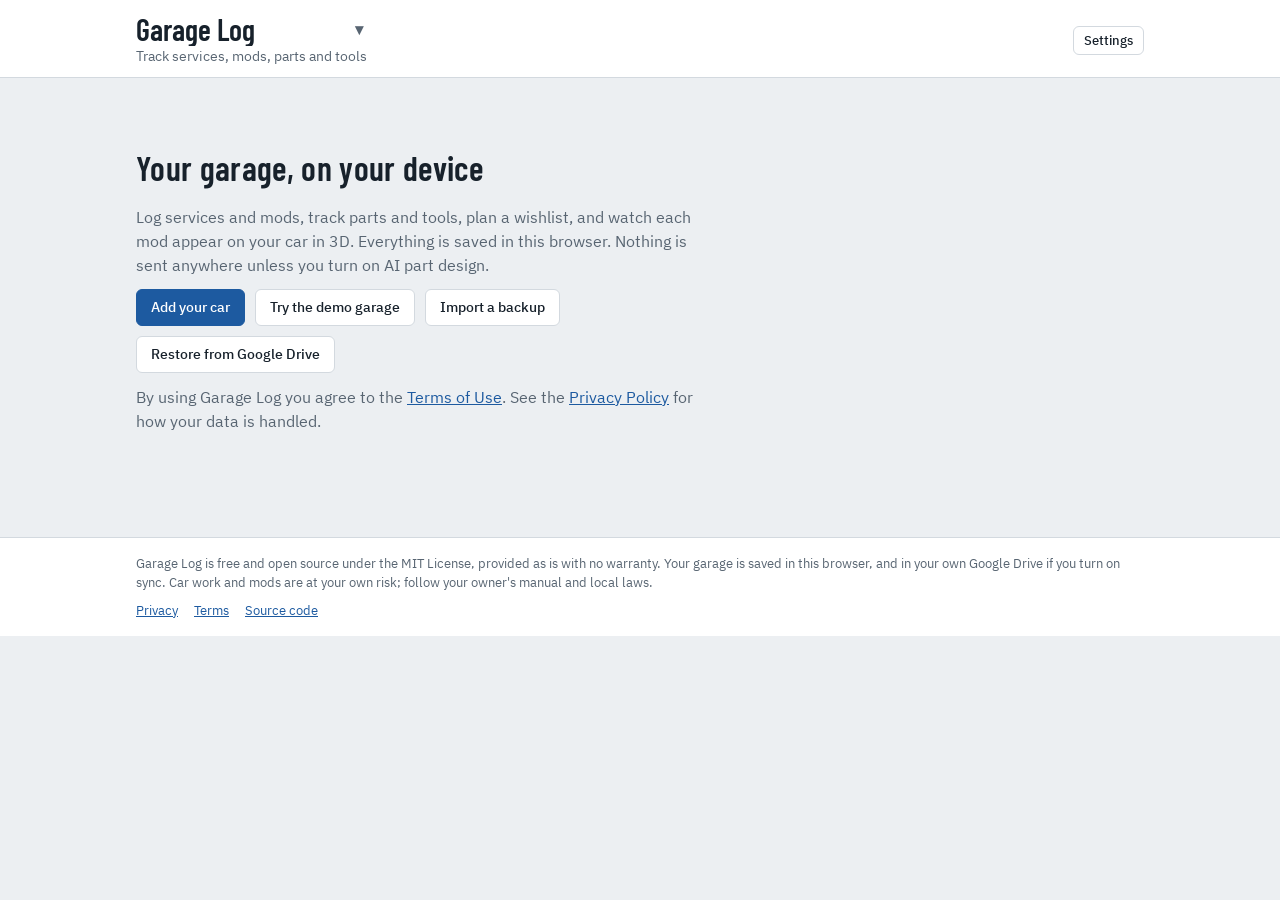
<file: index.html>
<!doctype html>
<html lang="en">
<head>
<meta charset="utf-8">
<meta name="viewport" content="width=device-width, initial-scale=1, viewport-fit=cover">
<title>Garage Log</title>
<meta name="description" content="Track your cars' services, mods, parts and tools, with a 3D garage that shows each mod you install. Free and open source; your data stays in your browser.">
<meta name="theme-color" content="#1d5aa0">
<!-- Only this site, Google sign-in/Drive (for optional sync), Anthropic (for optional AI design) and the
     jsDelivr copy of Anthropic's SDK are allowed. -->
<meta http-equiv="Content-Security-Policy" content="default-src 'self'; script-src 'self' https://cdn.jsdelivr.net https://accounts.google.com/gsi/client; connect-src 'self' blob: https://api.anthropic.com https://www.googleapis.com https://accounts.google.com https://cdn.jsdelivr.net; img-src 'self' data: blob:; style-src 'self' 'unsafe-inline' https://accounts.google.com/gsi/style; font-src 'self'; frame-src https://accounts.google.com; object-src 'none'; base-uri 'self'; form-action 'none'">
<meta name="referrer" content="strict-origin-when-cross-origin">
<link rel="icon" href="data:image/svg+xml,%3Csvg xmlns='http://www.w3.org/2000/svg' viewBox='0 0 32 32'%3E%3Crect width='32' height='32' rx='7' fill='%231d5aa0'/%3E%3Cpath d='M6 19l3-6c.4-.8 1.2-1.3 2.1-1.3h9.8c.9 0 1.7.5 2.1 1.3l3 6v4a1 1 0 0 1-1 1h-2a1 1 0 0 1-1-1v-1H10v1a1 1 0 0 1-1 1H7a1 1 0 0 1-1-1z' fill='%23fff'/%3E%3C/svg%3E">
<link rel="stylesheet" href="css/fonts.css?v=mvoevnd0">
<link rel="stylesheet" href="css/style.css?v=mvoevnd0">
</head>
<body>
<header class="top">
  <div class="wrap">
    <div class="top-row">
      <div class="car">
        <h1 class="car-pick"><select id="carSelect" aria-label="Choose a car"></select><span class="car-chev" aria-hidden="true">▾</span></h1>
        <span class="sub" id="carSub"></span>
      </div>
      <div class="odo">
        <span class="odo-digits" id="odoDigits" title="Current odometer"></span>
        <span class="odo-unit" id="odoUnit">mi</span>
        <button class="btn small" id="editCar" type="button">Edit car</button>
        <button class="btn small sync-btn" id="syncBtn" type="button" hidden></button>
        <button class="btn small" id="openSettings" type="button">Settings</button>
      </div>
    </div>
    <nav class="tabs" role="tablist" aria-label="Sections">
      <button role="tab" id="tab-overview" aria-controls="overview" aria-selected="true" tabindex="0" type="button">Overview</button>
      <button role="tab" id="tab-log" aria-controls="log" aria-selected="false" tabindex="-1" type="button">Service &amp; mods<span class="count" id="cLog"></span></button>
      <button role="tab" id="tab-parts" aria-controls="parts" aria-selected="false" tabindex="-1" type="button">Parts &amp; tools<span class="count" id="cParts"></span></button>
      <button role="tab" id="tab-wishlist" aria-controls="wishlist" aria-selected="false" tabindex="-1" type="button">Wishlist<span class="count" id="cWish"></span></button>
    </nav>
  </div>
</header>

<main class="wrap">
  <div class="notice" id="storeNotice" hidden></div>

  <section class="welcome" id="welcome" hidden>
    <h2>Your garage, on your device</h2>
    <p>Log services and mods, track parts and tools, plan a wishlist, and watch each mod appear on your car in 3D. Everything is saved in this browser. Nothing is sent anywhere unless you turn on AI part design.</p>
    <div class="tools-row">
      <button class="btn primary" type="button" id="welcomeAdd">Add your car</button>
      <button class="btn" type="button" id="welcomeDemo">Try the demo garage</button>
      <button class="btn" type="button" id="welcomeImport">Import a backup</button>
      <button class="btn" type="button" id="welcomeSync" hidden>Restore from Google Drive</button>
    </div>
    <p class="set-note">By using Garage Log you agree to the <a href="terms.html">Terms of Use</a>. See the <a href="privacy.html">Privacy Policy</a> for how your data is handled.</p>
  </section>

  <section role="tabpanel" id="overview" aria-labelledby="tab-overview">
    <div class="garage">
      <div class="viewer" id="garage3d" role="img" aria-label="3D preview of your car. The installed mods and your build level are listed as text in the Build panel beside it.">
        <span class="viewer-tag" id="viewerTag"></span>
        <span class="viewer-hint" aria-hidden="true">Drag to turn · double-click to reset</span>
        <div class="viewer-fallback" id="viewerFallback" hidden>The 3D garage needs WebGL, which this browser has turned off.</div>
        <div class="viewer-empty" id="viewerEmpty" hidden>
          <strong>No 3D model for this car yet</strong>
          <span>Upload a .glb file of your car. Sketchfab and similar sites offer car models with a glTF Binary (.glb) download.</span>
          <button class="btn primary" type="button" id="viewerEmptyBtn">Upload 3D model</button>
        </div>
        <div class="viewer-tools" id="viewerTools" hidden>
          <button class="btn small" type="button" id="modelUpload">Use my own model</button>
          <button class="btn small" type="button" id="modelTurn" title="Turn the model a quarter turn">Turn 90°</button>
          <button class="btn small danger" type="button" id="modelRemove">Remove</button>
        </div>
        <div class="model-status" id="modelStatus" role="status" hidden></div>
        <input type="file" id="modelFile" accept=".glb,model/gltf-binary" hidden>
      </div>
      <aside class="build" aria-label="Build progress">
        <div class="build-head"><span class="label">Build</span><span class="lvl">Level <b id="lvl">0</b></span></div>
        <div class="meter" role="progressbar" aria-label="Planned mods installed" aria-valuemin="0" aria-valuemax="100" id="meter"><span id="meterFill"></span></div>
        <span class="hint" id="meterText"></span>
        <label class="toggle"><input type="checkbox" id="previewAll"> Preview wishlist on the car</label>
        <ul class="slots" id="slots"></ul>
        <span class="label garage-label">Garage</span>
        <ul class="slots" id="gslots"></ul>
        <p class="credit" id="creditCustom" hidden></p>
        <p class="credit" id="creditBuiltin" hidden>Supra model: <a href="https://sketchfab.com/3d-models/toyota-supra-mk5-a90-30528ef37af844919074498f979b9515" target="_blank" rel="noopener">"Toyota Supra MK5 A90"</a> by <a href="https://sketchfab.com/pryanex" target="_blank" rel="noopener">pryanex</a>, licensed under <a href="https://creativecommons.org/licenses/by/4.0/" target="_blank" rel="noopener">CC BY 4.0</a>, simplified for the web.</p>
      </aside>
    </div>
    <div class="stats">
      <div class="stat"><span class="label">Spent on service</span><span class="val" id="sService">—</span><span class="hint" id="hService"></span></div>
      <div class="stat"><span class="label">Spent on mods</span><span class="val" id="sMods">—</span><span class="hint" id="hMods"></span></div>
      <div class="stat"><span class="label">Parts &amp; tools bought</span><span class="val" id="sBought">—</span><span class="hint" id="hBought"></span></div>
      <div class="stat"><span class="label">Wishlist estimate</span><span class="val" id="sWish">—</span><span class="hint" id="hWish"></span></div>
    </div>
    <div class="two">
      <div class="panel">
        <h3>Recent work <a data-go="log" href="#log">See all</a></h3>
        <div id="recentLog"></div>
      </div>
      <div class="panel">
        <h3>Next to buy <a data-go="wishlist" href="#wishlist">See all</a></h3>
        <div id="recentWish"></div>
      </div>
    </div>
  </section>

  <section role="tabpanel" id="log" aria-labelledby="tab-log" hidden>
    <div class="section-head">
      <div><h2>Service &amp; mods</h2><p>Every oil change, repair and upgrade, with the date and odometer reading.</p></div>
      <div class="tools-row">
        <input type="search" class="search" id="logSearch" placeholder="Search service &amp; mods…" aria-label="Search service and mods" autocomplete="off" spellcheck="false">
        <div class="seg" id="logFilter" role="group" aria-label="Filter service &amp; mods">
          <button type="button" data-f="all" aria-pressed="true">All</button>
          <button type="button" data-f="service" aria-pressed="false">Service</button>
          <button type="button" data-f="mod" aria-pressed="false">Mods</button>
        </div>
        <button class="btn primary" type="button" data-new="log">Add entry</button>
      </div>
    </div>
    <div id="logList"></div>
  </section>

  <section role="tabpanel" id="parts" aria-labelledby="tab-parts" hidden>
    <div class="section-head">
      <div><h2>Parts &amp; tools</h2><p>What you've ordered or own, and whether it's on the car yet. Tools are shared by all your cars.</p></div>
      <div class="tools-row">
        <input type="search" class="search" id="partsSearch" placeholder="Search parts &amp; tools…" aria-label="Search parts and tools" autocomplete="off" spellcheck="false">
        <div class="seg" id="partsFilter" role="group" aria-label="Filter parts &amp; tools">
          <button type="button" data-f="all" aria-pressed="true">All</button>
          <button type="button" data-f="part" aria-pressed="false">Parts</button>
          <button type="button" data-f="tool" aria-pressed="false">Tools</button>
        </div>
        <button class="btn primary" type="button" data-new="owned">Add purchase</button>
      </div>
    </div>
    <div id="partsList"></div>
  </section>

  <section role="tabpanel" id="wishlist" aria-labelledby="tab-wishlist" hidden>
    <div class="section-head">
      <div><h2>Wishlist</h2><p>Parts and tools you plan to buy. Mark one bought and it moves to Parts &amp; tools.</p></div>
      <div class="tools-row">
        <input type="search" class="search" id="wishSearch" placeholder="Search wishlist…" aria-label="Search wishlist" autocomplete="off" spellcheck="false">
        <div class="seg" id="wishFilter" role="group" aria-label="Filter wishlist">
          <button type="button" data-f="all" aria-pressed="true">All</button>
          <button type="button" data-f="part" aria-pressed="false">Parts</button>
          <button type="button" data-f="tool" aria-pressed="false">Tools</button>
        </div>
        <button class="btn primary" type="button" data-new="wishlist">Add to wishlist</button>
      </div>
    </div>
    <div id="wishList"></div>
  </section>
</main>

<footer class="site-foot">
  <div class="wrap">
    <span>Garage Log is free and open source under the MIT License, provided as is with no warranty. Your garage is saved in this browser, and in your own Google Drive if you turn on sync. Car work and mods are at your own risk; follow your owner's manual and local laws.</span>
    <nav class="foot-links" aria-label="Legal"><a href="privacy.html">Privacy</a><a href="terms.html">Terms</a><a id="repoLink" href="https://github.com/rup2014/Garage-Log" target="_blank" rel="noopener">Source code</a></nav>
  </div>
</footer>

<dialog id="dlg" aria-labelledby="dlgTitle">
  <form id="dlgForm" method="dialog" novalidate>
    <h2 id="dlgTitle">Add entry</h2>
    <div class="grid" id="dlgFields"></div>
    <div class="err" id="dlgErr" hidden></div>
    <div class="dlg-actions">
      <button class="btn danger" type="button" id="dlgDelete" hidden>Delete</button>
      <div class="right">
        <button class="btn" type="button" id="dlgCancel">Cancel</button>
        <button class="btn primary" type="submit" id="dlgSave">Save</button>
      </div>
    </div>
  </form>
</dialog>

<dialog id="settings" aria-labelledby="settingsTitle">
  <form id="settingsForm" method="dialog" novalidate>
    <h2 id="settingsTitle">Settings</h2>
    <fieldset class="set-group" id="syncGroup">
      <legend>Sync across devices</legend>
      <p class="set-note" id="syncIntro">Keep your garage in step on your phone and computer. It's saved in a hidden app folder in your own Google Drive; Garage Log can't see anything else in your Drive, and no one else gets a copy.</p>
      <p class="set-note" id="syncState" role="status"></p>
      <div class="tools-row">
        <button class="btn primary" type="button" id="syncConnect">Sync with Google Drive</button>
        <button class="btn" type="button" id="syncRun" hidden>Sync now</button>
        <button class="btn danger" type="button" id="syncOff" hidden>Stop syncing in this browser</button>
      </div>
    </fieldset>
    <fieldset class="set-group">
      <legend>Back up your garage</legend>
      <p class="set-note">Download a copy of your garage to keep it safe or move it somewhere without sync. Uploaded 3D models aren't included in the file; Google Drive sync does include them.</p>
      <div class="tools-row">
        <button class="btn" type="button" id="exportBtn">Download backup</button>
        <button class="btn" type="button" id="importBtn">Import backup</button>
        <input type="file" id="importFile" accept=".json,application/json" hidden>
      </div>
      <p class="set-note" id="importStatus" role="status"></p>
    </fieldset>
    <fieldset class="set-group">
      <legend>AI part design (optional)</legend>
      <p class="set-note">To have Claude design 3D parts the library doesn't recognize, paste an Anthropic API key from <a href="https://console.anthropic.com/settings/keys" target="_blank" rel="noopener">console.anthropic.com</a>. It's stored only in this browser and sent only to Anthropic, together with the part's name, brand and notes and your car's make, model and size. Each design costs a few cents on your Anthropic account, and your use is covered by <a href="https://www.anthropic.com/legal/commercial-terms" target="_blank" rel="noopener">Anthropic's terms</a>. AI designs are rough visual approximations, not real part specifications.</p>
      <div class="field"><label for="apiKey">Anthropic API key</label><input id="apiKey" type="password" autocomplete="off" spellcheck="false" placeholder="sk-ant-…"></div>
      <div class="tools-row"><button class="btn" type="button" id="saveKey">Save key</button><button class="btn danger" type="button" id="clearKey">Remove key</button><span class="set-note" id="keyStatus" role="status"></span></div>
    </fieldset>
    <fieldset class="set-group">
      <legend>Install videos</legend>
      <p class="set-note">Show a "How to install" link on each part and tool that opens a YouTube search for how to fit it. Nothing is sent anywhere until you tap the link.</p>
      <label class="toggle"><input type="checkbox" id="videoToggle"> Suggest install videos</label>
    </fieldset>
    <fieldset class="set-group">
      <legend>Start over</legend>
      <div class="tools-row"><button class="btn danger" type="button" id="wipeBtn">Delete everything in this browser</button></div>
    </fieldset>
    <div class="dlg-actions"><div class="right"><button class="btn primary" type="button" id="settingsClose">Done</button></div></div>
  </form>
</dialog>

<!-- Screen-reader announcements: toasts and errors are mirrored here (see announce() in app.js). -->
<div id="livePolite" class="sr-only" aria-live="polite" role="status"></div>
<div id="liveAssertive" class="sr-only" aria-live="assertive" role="alert"></div>

<script src="vendor/three/three.min.js?v=mvoevnd0"></script>
<script src="vendor/three/GLTFLoader.js?v=mvoevnd0"></script>
<script type="module" src="js/app.js?v=mvoevnd0"></script>
</body>
</html>
</file>
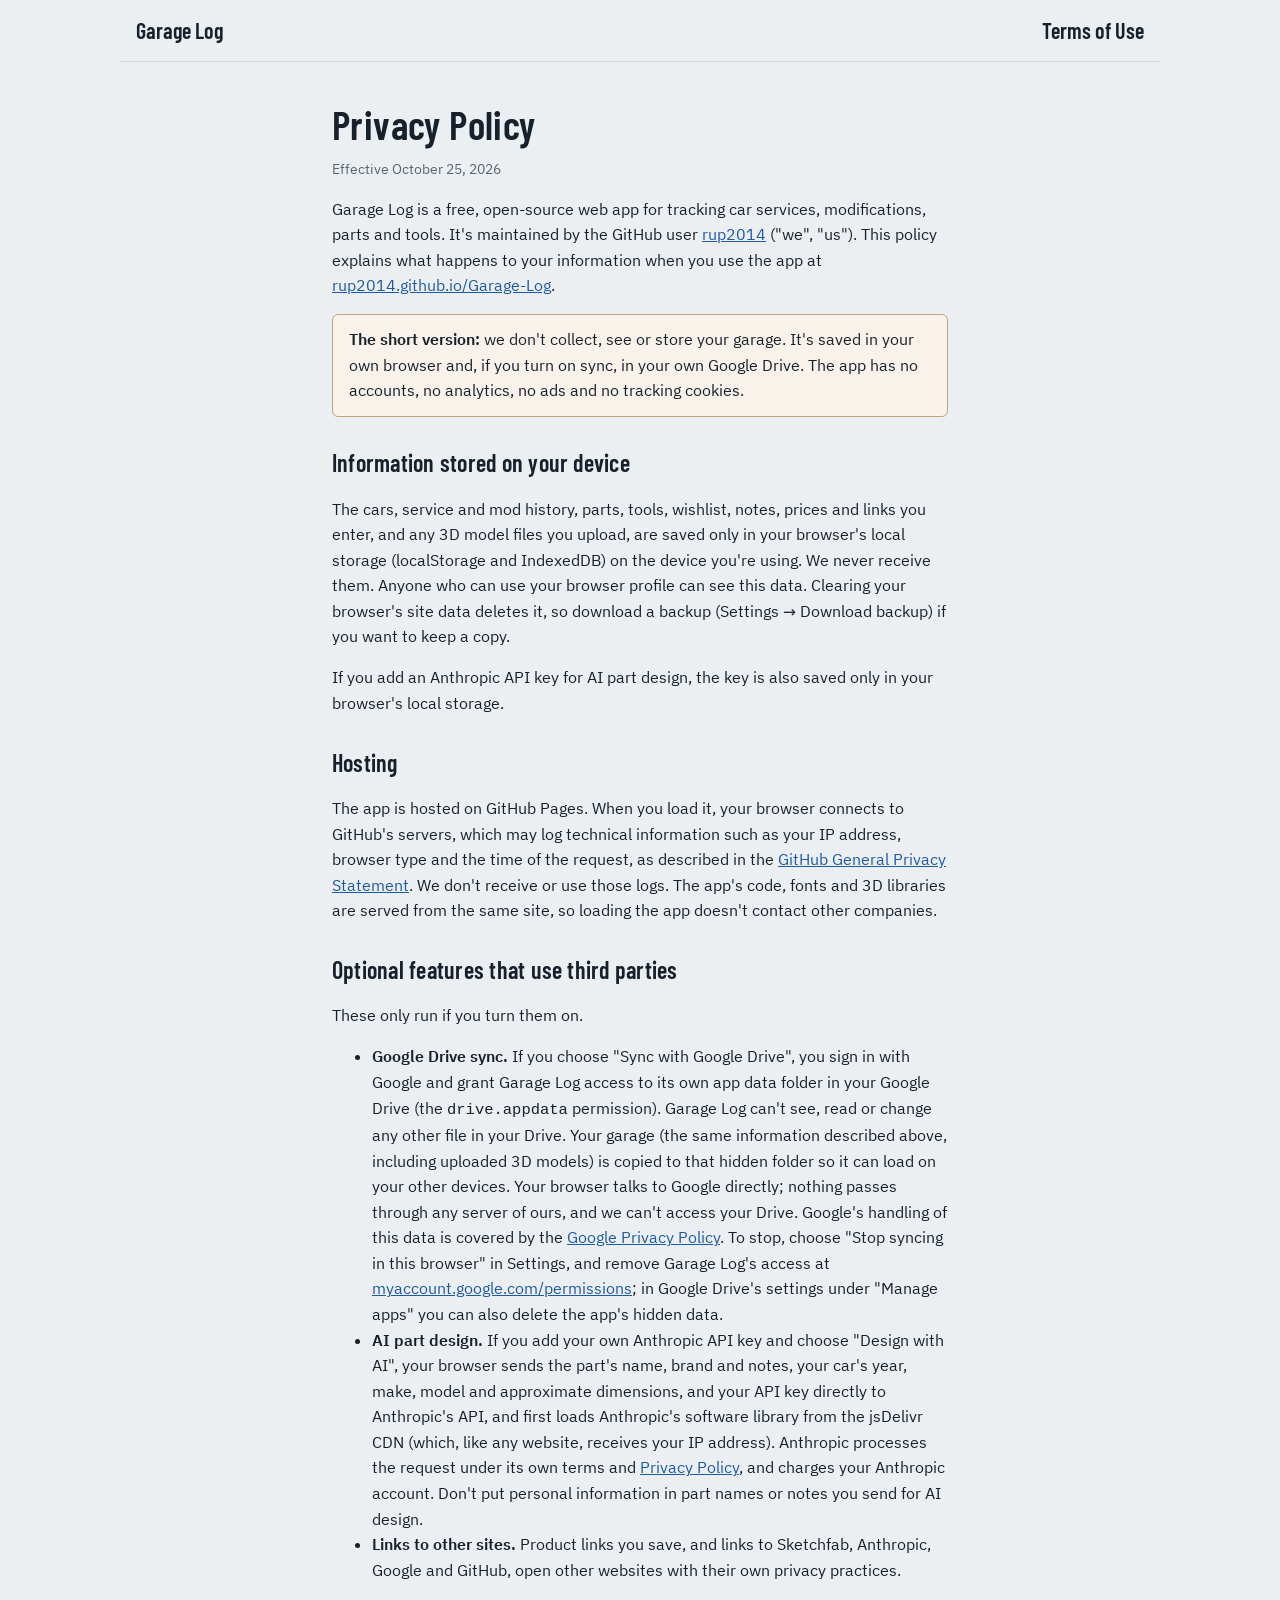
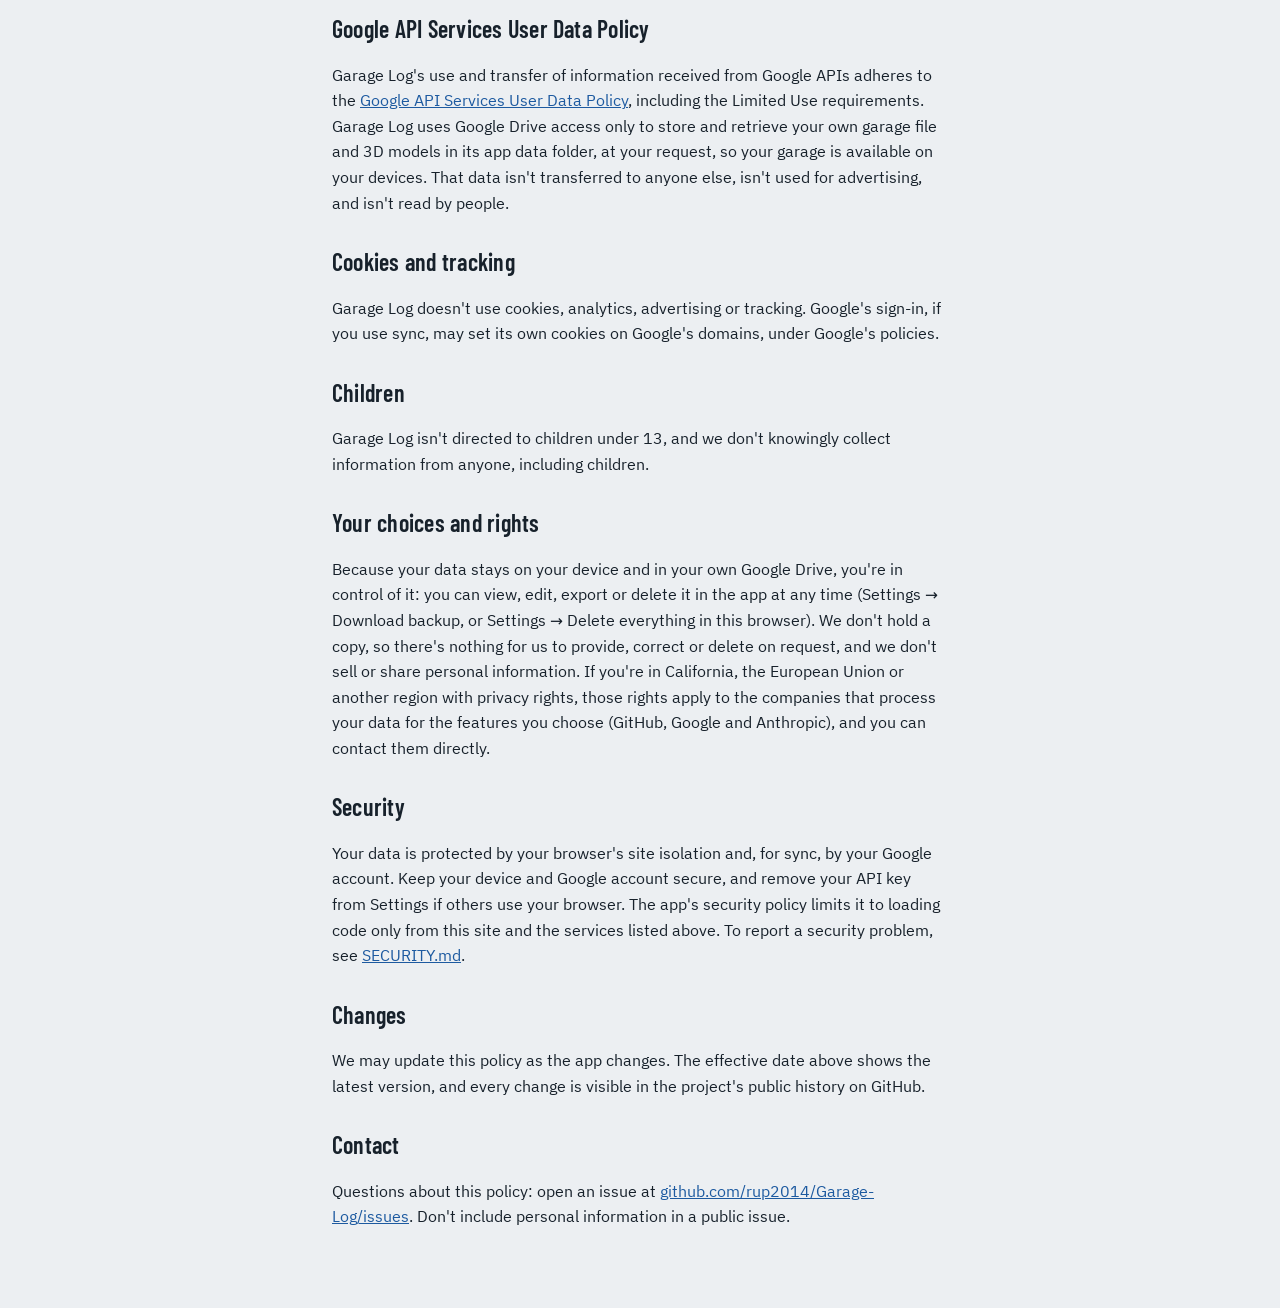
<file: privacy.html>
<!doctype html>
<html lang="en">
<head>
<meta charset="utf-8">
<meta name="viewport" content="width=device-width, initial-scale=1, viewport-fit=cover">
<meta http-equiv="Content-Security-Policy" content="default-src 'self'; style-src 'self'; font-src 'self'; img-src 'self' data:; object-src 'none'; base-uri 'self'; form-action 'none'">
<title>Privacy Policy · Garage Log</title>
<link rel="stylesheet" href="css/fonts.css?v=mvoevnd0">
<link rel="stylesheet" href="css/style.css?v=mvoevnd0">
</head>
<body>
<header class="wrap doc-top"><a href="./">Garage Log</a><a href="terms.html" class="set-note">Terms of Use</a></header>
<main class="wrap doc">
<h1>Privacy Policy</h1>
<p class="eff">Effective October 25, 2026</p>

<p>Garage Log is a free, open-source web app for tracking car services, modifications, parts and tools. It's maintained by the GitHub user <a href="https://github.com/rup2014">rup2014</a> ("we", "us"). This policy explains what happens to your information when you use the app at <a href="https://rup2014.github.io/Garage-Log/">rup2014.github.io/Garage-Log</a>.</p>

<p class="callout"><strong>The short version:</strong> we don't collect, see or store your garage. It's saved in your own browser and, if you turn on sync, in your own Google Drive. The app has no accounts, no analytics, no ads and no tracking cookies.</p>

<h2>Information stored on your device</h2>
<p>The cars, service and mod history, parts, tools, wishlist, notes, prices and links you enter, and any 3D model files you upload, are saved only in your browser's local storage (localStorage and IndexedDB) on the device you're using. We never receive them. Anyone who can use your browser profile can see this data. Clearing your browser's site data deletes it, so download a backup (Settings → Download backup) if you want to keep a copy.</p>
<p>If you add an Anthropic API key for AI part design, the key is also saved only in your browser's local storage.</p>

<h2>Hosting</h2>
<p>The app is hosted on GitHub Pages. When you load it, your browser connects to GitHub's servers, which may log technical information such as your IP address, browser type and the time of the request, as described in the <a href="https://docs.github.com/en/site-policy/privacy-policies/github-general-privacy-statement">GitHub General Privacy Statement</a>. We don't receive or use those logs. The app's code, fonts and 3D libraries are served from the same site, so loading the app doesn't contact other companies.</p>

<h2>Optional features that use third parties</h2>
<p>These only run if you turn them on.</p>
<ul>
  <li><strong>Google Drive sync.</strong> If you choose "Sync with Google Drive", you sign in with Google and grant Garage Log access to its own app data folder in your Google Drive (the <code>drive.appdata</code> permission). Garage Log can't see, read or change any other file in your Drive. Your garage (the same information described above, including uploaded 3D models) is copied to that hidden folder so it can load on your other devices. Your browser talks to Google directly; nothing passes through any server of ours, and we can't access your Drive. Google's handling of this data is covered by the <a href="https://policies.google.com/privacy">Google Privacy Policy</a>. To stop, choose "Stop syncing in this browser" in Settings, and remove Garage Log's access at <a href="https://myaccount.google.com/permissions">myaccount.google.com/permissions</a>; in Google Drive's settings under "Manage apps" you can also delete the app's hidden data.</li>
  <li><strong>AI part design.</strong> If you add your own Anthropic API key and choose "Design with AI", your browser sends the part's name, brand and notes, your car's year, make, model and approximate dimensions, and your API key directly to Anthropic's API, and first loads Anthropic's software library from the jsDelivr CDN (which, like any website, receives your IP address). Anthropic processes the request under its own terms and <a href="https://www.anthropic.com/legal/privacy">Privacy Policy</a>, and charges your Anthropic account. Don't put personal information in part names or notes you send for AI design.</li>
  <li><strong>Links to other sites.</strong> Product links you save, and links to Sketchfab, Anthropic, Google and GitHub, open other websites with their own privacy practices.</li>
</ul>

<h2>Google API Services User Data Policy</h2>
<p>Garage Log's use and transfer of information received from Google APIs adheres to the <a href="https://developers.google.com/terms/api-services-user-data-policy">Google API Services User Data Policy</a>, including the Limited Use requirements. Garage Log uses Google Drive access only to store and retrieve your own garage file and 3D models in its app data folder, at your request, so your garage is available on your devices. That data isn't transferred to anyone else, isn't used for advertising, and isn't read by people.</p>

<h2>Cookies and tracking</h2>
<p>Garage Log doesn't use cookies, analytics, advertising or tracking. Google's sign-in, if you use sync, may set its own cookies on Google's domains, under Google's policies.</p>

<h2>Children</h2>
<p>Garage Log isn't directed to children under 13, and we don't knowingly collect information from anyone, including children.</p>

<h2>Your choices and rights</h2>
<p>Because your data stays on your device and in your own Google Drive, you're in control of it: you can view, edit, export or delete it in the app at any time (Settings → Download backup, or Settings → Delete everything in this browser). We don't hold a copy, so there's nothing for us to provide, correct or delete on request, and we don't sell or share personal information. If you're in California, the European Union or another region with privacy rights, those rights apply to the companies that process your data for the features you choose (GitHub, Google and Anthropic), and you can contact them directly.</p>

<h2>Security</h2>
<p>Your data is protected by your browser's site isolation and, for sync, by your Google account. Keep your device and Google account secure, and remove your API key from Settings if others use your browser. The app's security policy limits it to loading code only from this site and the services listed above. To report a security problem, see <a href="https://github.com/rup2014/Garage-Log/security/policy">SECURITY.md</a>.</p>

<h2>Changes</h2>
<p>We may update this policy as the app changes. The effective date above shows the latest version, and every change is visible in the project's public history on GitHub.</p>

<h2>Contact</h2>
<p>Questions about this policy: open an issue at <a href="https://github.com/rup2014/Garage-Log/issues">github.com/rup2014/Garage-Log/issues</a>. Don't include personal information in a public issue.</p>
</main>
</body>
</html>
</file>
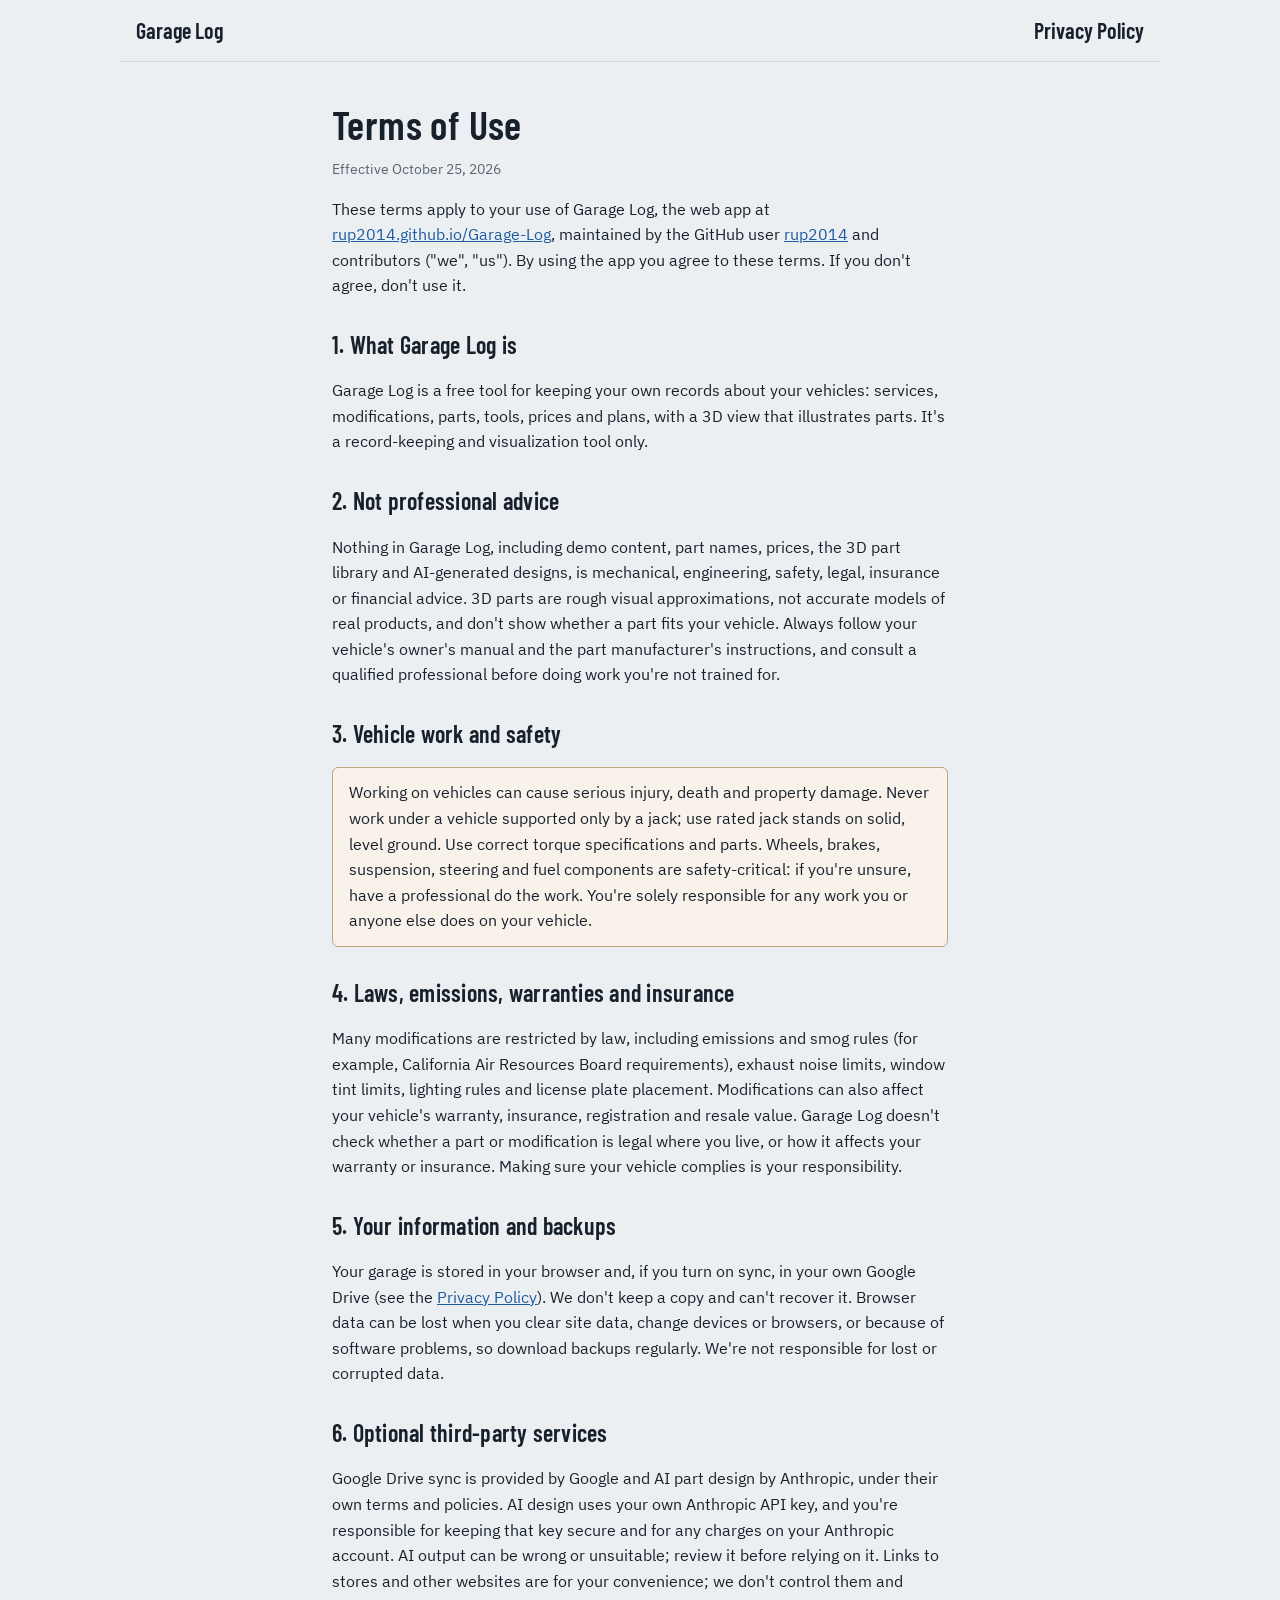
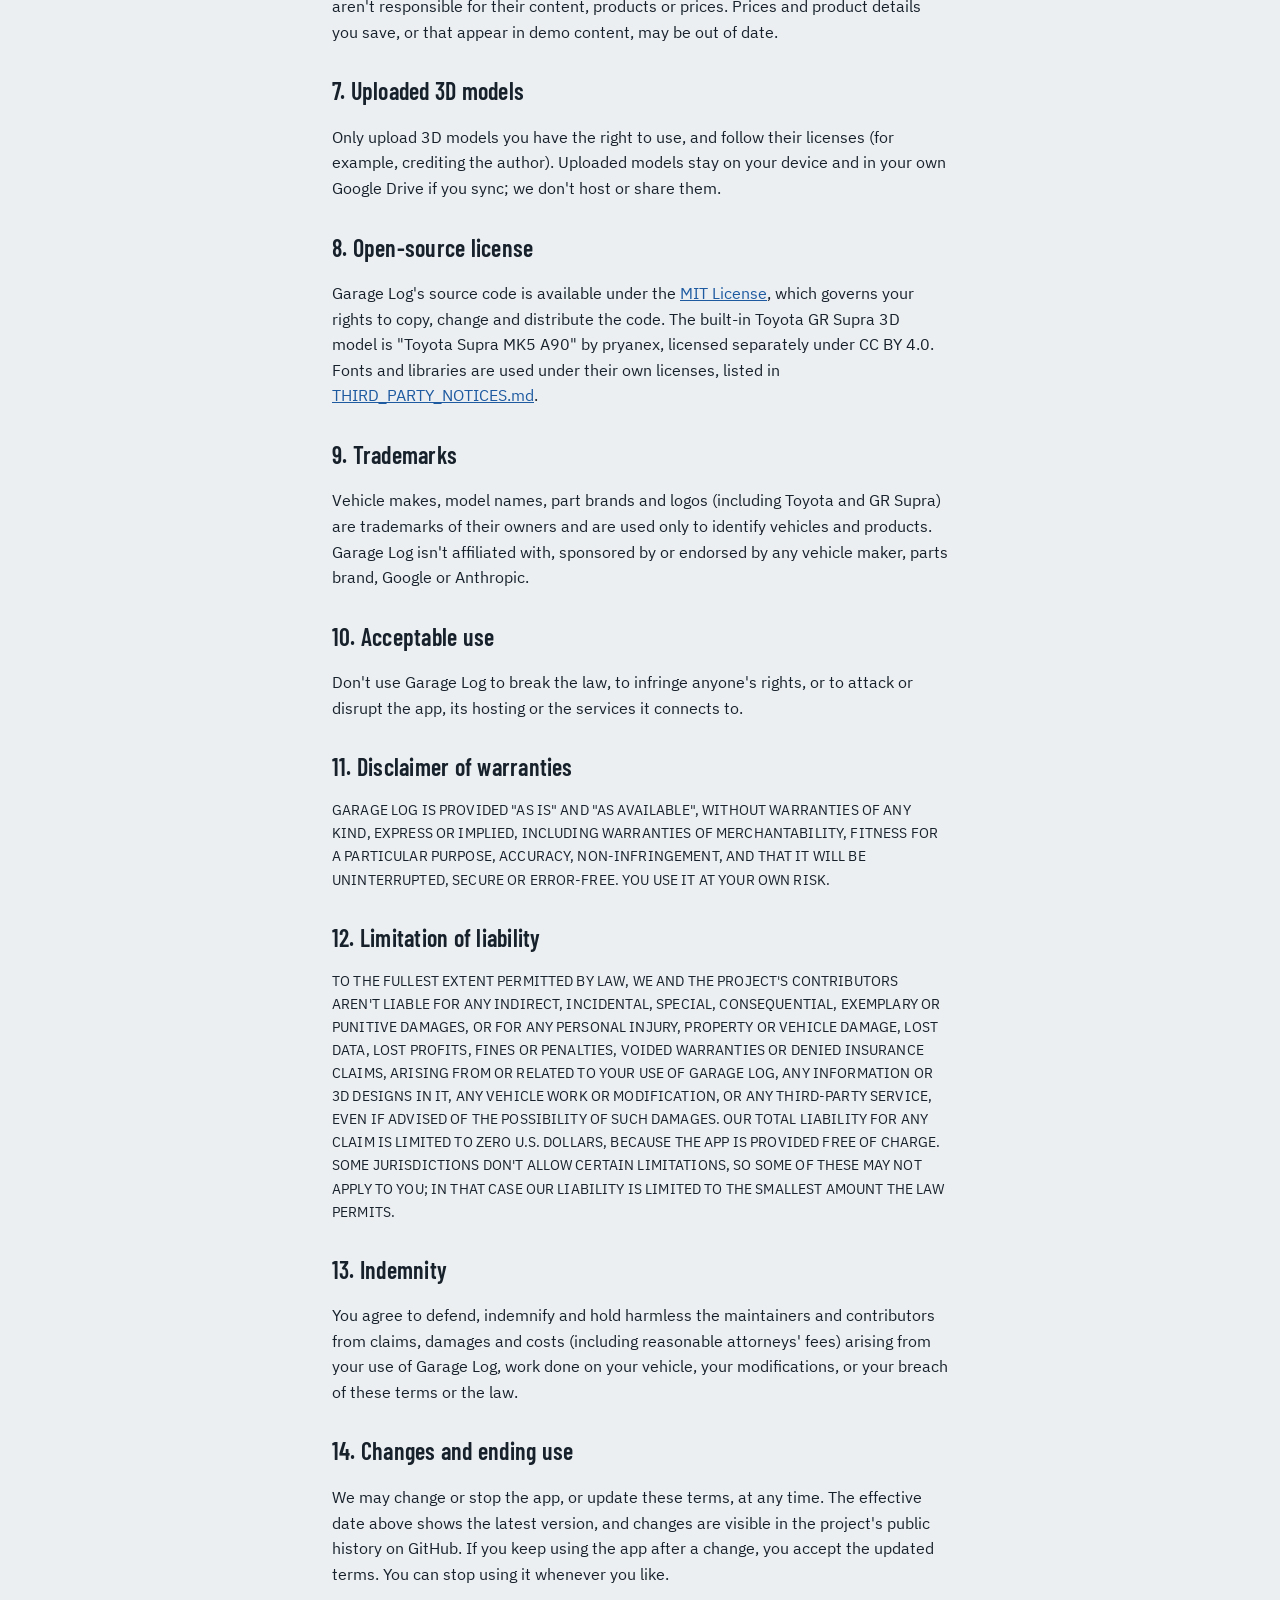
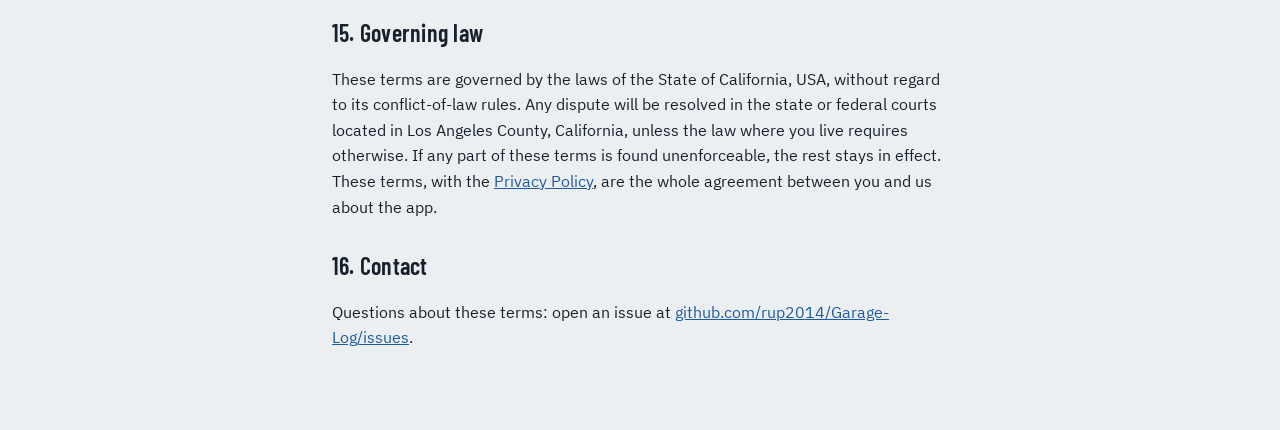
<file: terms.html>
<!doctype html>
<html lang="en">
<head>
<meta charset="utf-8">
<meta name="viewport" content="width=device-width, initial-scale=1, viewport-fit=cover">
<meta http-equiv="Content-Security-Policy" content="default-src 'self'; style-src 'self'; font-src 'self'; img-src 'self' data:; object-src 'none'; base-uri 'self'; form-action 'none'">
<title>Terms of Use · Garage Log</title>
<link rel="stylesheet" href="css/fonts.css?v=mvoevnd0">
<link rel="stylesheet" href="css/style.css?v=mvoevnd0">
</head>
<body>
<header class="wrap doc-top"><a href="./">Garage Log</a><a href="privacy.html" class="set-note">Privacy Policy</a></header>
<main class="wrap doc">
<h1>Terms of Use</h1>
<p class="eff">Effective October 25, 2026</p>

<p>These terms apply to your use of Garage Log, the web app at <a href="https://rup2014.github.io/Garage-Log/">rup2014.github.io/Garage-Log</a>, maintained by the GitHub user <a href="https://github.com/rup2014">rup2014</a> and contributors ("we", "us"). By using the app you agree to these terms. If you don't agree, don't use it.</p>

<h2>1. What Garage Log is</h2>
<p>Garage Log is a free tool for keeping your own records about your vehicles: services, modifications, parts, tools, prices and plans, with a 3D view that illustrates parts. It's a record-keeping and visualization tool only.</p>

<h2>2. Not professional advice</h2>
<p>Nothing in Garage Log, including demo content, part names, prices, the 3D part library and AI-generated designs, is mechanical, engineering, safety, legal, insurance or financial advice. 3D parts are rough visual approximations, not accurate models of real products, and don't show whether a part fits your vehicle. Always follow your vehicle's owner's manual and the part manufacturer's instructions, and consult a qualified professional before doing work you're not trained for.</p>

<h2>3. Vehicle work and safety</h2>
<p class="callout">Working on vehicles can cause serious injury, death and property damage. Never work under a vehicle supported only by a jack; use rated jack stands on solid, level ground. Use correct torque specifications and parts. Wheels, brakes, suspension, steering and fuel components are safety-critical: if you're unsure, have a professional do the work. You're solely responsible for any work you or anyone else does on your vehicle.</p>

<h2>4. Laws, emissions, warranties and insurance</h2>
<p>Many modifications are restricted by law, including emissions and smog rules (for example, California Air Resources Board requirements), exhaust noise limits, window tint limits, lighting rules and license plate placement. Modifications can also affect your vehicle's warranty, insurance, registration and resale value. Garage Log doesn't check whether a part or modification is legal where you live, or how it affects your warranty or insurance. Making sure your vehicle complies is your responsibility.</p>

<h2>5. Your information and backups</h2>
<p>Your garage is stored in your browser and, if you turn on sync, in your own Google Drive (see the <a href="privacy.html">Privacy Policy</a>). We don't keep a copy and can't recover it. Browser data can be lost when you clear site data, change devices or browsers, or because of software problems, so download backups regularly. We're not responsible for lost or corrupted data.</p>

<h2>6. Optional third-party services</h2>
<p>Google Drive sync is provided by Google and AI part design by Anthropic, under their own terms and policies. AI design uses your own Anthropic API key, and you're responsible for keeping that key secure and for any charges on your Anthropic account. AI output can be wrong or unsuitable; review it before relying on it. Links to stores and other websites are for your convenience; we don't control them and aren't responsible for their content, products or prices. Prices and product details you save, or that appear in demo content, may be out of date.</p>

<h2>7. Uploaded 3D models</h2>
<p>Only upload 3D models you have the right to use, and follow their licenses (for example, crediting the author). Uploaded models stay on your device and in your own Google Drive if you sync; we don't host or share them.</p>

<h2>8. Open-source license</h2>
<p>Garage Log's source code is available under the <a href="https://github.com/rup2014/Garage-Log/blob/main/LICENSE">MIT License</a>, which governs your rights to copy, change and distribute the code. The built-in Toyota GR Supra 3D model is "Toyota Supra MK5 A90" by pryanex, licensed separately under CC BY 4.0. Fonts and libraries are used under their own licenses, listed in <a href="https://github.com/rup2014/Garage-Log/blob/main/THIRD_PARTY_NOTICES.md">THIRD_PARTY_NOTICES.md</a>.</p>

<h2>9. Trademarks</h2>
<p>Vehicle makes, model names, part brands and logos (including Toyota and GR Supra) are trademarks of their owners and are used only to identify vehicles and products. Garage Log isn't affiliated with, sponsored by or endorsed by any vehicle maker, parts brand, Google or Anthropic.</p>

<h2>10. Acceptable use</h2>
<p>Don't use Garage Log to break the law, to infringe anyone's rights, or to attack or disrupt the app, its hosting or the services it connects to.</p>

<h2>11. Disclaimer of warranties</h2>
<p class="caps">Garage Log is provided "as is" and "as available", without warranties of any kind, express or implied, including warranties of merchantability, fitness for a particular purpose, accuracy, non-infringement, and that it will be uninterrupted, secure or error-free. You use it at your own risk.</p>

<h2>12. Limitation of liability</h2>
<p class="caps">To the fullest extent permitted by law, we and the project's contributors aren't liable for any indirect, incidental, special, consequential, exemplary or punitive damages, or for any personal injury, property or vehicle damage, lost data, lost profits, fines or penalties, voided warranties or denied insurance claims, arising from or related to your use of Garage Log, any information or 3D designs in it, any vehicle work or modification, or any third-party service, even if advised of the possibility of such damages. Our total liability for any claim is limited to zero U.S. dollars, because the app is provided free of charge. Some jurisdictions don't allow certain limitations, so some of these may not apply to you; in that case our liability is limited to the smallest amount the law permits.</p>

<h2>13. Indemnity</h2>
<p>You agree to defend, indemnify and hold harmless the maintainers and contributors from claims, damages and costs (including reasonable attorneys' fees) arising from your use of Garage Log, work done on your vehicle, your modifications, or your breach of these terms or the law.</p>

<h2>14. Changes and ending use</h2>
<p>We may change or stop the app, or update these terms, at any time. The effective date above shows the latest version, and changes are visible in the project's public history on GitHub. If you keep using the app after a change, you accept the updated terms. You can stop using it whenever you like.</p>

<h2>15. Governing law</h2>
<p>These terms are governed by the laws of the State of California, USA, without regard to its conflict-of-law rules. Any dispute will be resolved in the state or federal courts located in Los Angeles County, California, unless the law where you live requires otherwise. If any part of these terms is found unenforceable, the rest stays in effect. These terms, with the <a href="privacy.html">Privacy Policy</a>, are the whole agreement between you and us about the app.</p>

<h2>16. Contact</h2>
<p>Questions about these terms: open an issue at <a href="https://github.com/rup2014/Garage-Log/issues">github.com/rup2014/Garage-Log/issues</a>.</p>
</main>
</body>
</html>
</file>
<file: css/fonts.css>
/* Self-hosted fonts (SIL Open Font License 1.1; see vendor/fonts/). Served from this site so visitors'
   browsers don't contact a font CDN. */
@font-face { font-family: "Barlow Condensed"; font-style: normal; font-weight: 500; font-display: swap; src: url("../vendor/fonts/barlow-condensed-latin-500-normal.woff2") format("woff2"); }
@font-face { font-family: "Barlow Condensed"; font-style: normal; font-weight: 600; font-display: swap; src: url("../vendor/fonts/barlow-condensed-latin-600-normal.woff2") format("woff2"); }
@font-face { font-family: "Barlow Condensed"; font-style: normal; font-weight: 700; font-display: swap; src: url("../vendor/fonts/barlow-condensed-latin-700-normal.woff2") format("woff2"); }
@font-face { font-family: "IBM Plex Sans"; font-style: normal; font-weight: 400; font-display: swap; src: url("../vendor/fonts/ibm-plex-sans-latin-400-normal.woff2") format("woff2"); }
@font-face { font-family: "IBM Plex Sans"; font-style: normal; font-weight: 500; font-display: swap; src: url("../vendor/fonts/ibm-plex-sans-latin-500-normal.woff2") format("woff2"); }
@font-face { font-family: "IBM Plex Sans"; font-style: normal; font-weight: 600; font-display: swap; src: url("../vendor/fonts/ibm-plex-sans-latin-600-normal.woff2") format("woff2"); }
@font-face { font-family: "IBM Plex Mono"; font-style: normal; font-weight: 400; font-display: swap; src: url("../vendor/fonts/ibm-plex-mono-latin-400-normal.woff2") format("woff2"); }
@font-face { font-family: "IBM Plex Mono"; font-style: normal; font-weight: 500; font-display: swap; src: url("../vendor/fonts/ibm-plex-mono-latin-500-normal.woff2") format("woff2"); }
</file>
<file: css/style.css>
[hidden] { display: none !important; }
/* Visually hidden but available to screen readers (used for the aria-live announcement regions). */
.sr-only { position: absolute; width: 1px; height: 1px; padding: 0; margin: -1px; overflow: hidden; clip: rect(0 0 0 0); clip-path: inset(50%); white-space: nowrap; border: 0; }
html, body { margin: 0; }
img { max-width: 100%; }

/* Layout: a shop service record. Sticky header carries the car and its odometer; four tabs; entries read like lines on a work order. */
:root {
  --bg: #eceff2;
  --surface: #ffffff;
  --sunken: #f5f7f9;
  --ink: #17212b;
  --muted: #586572;
  --muted-strong: #3f4b57; /* darker muted for text over the 3D scene (meets WCAG AA there) */
  --line: #d3d9df;
  --accent: #1d5aa0;
  --accent-ink: #ffffff;
  --tag: #f0b400;
  --tag-ink: #3b2b00;
  --good: #2c7a4b;
  --warn: #a8600a;
  --danger: #b3261e;
  --scene: #dde2e7;
  --scene-floor: #c4cad1;
  --display: "Barlow Condensed", "Arial Narrow", "Roboto Condensed", sans-serif;
  --body: "IBM Plex Sans", system-ui, -apple-system, "Segoe UI", sans-serif;
  --mono: "IBM Plex Mono", ui-monospace, "Cascadia Mono", Consolas, monospace;
  --radius: 6px;
}
@media (prefers-color-scheme: dark) {
  :root:not([data-theme="light"]) {
    --bg: #12171c; --surface: #1a2128; --sunken: #151b21; --ink: #e4e9ee; --muted: #93a0ad; --muted-strong: #93a0ad; --line: #2c3640;
    --accent: #6ea5e8; --accent-ink: #0d1620; --tag: #e8b21c; --tag-ink: #241a00;
    --good: #5fbf86; --warn: #e0a24a; --danger: #f07a70; --scene: #10151a; --scene-floor: #1c242c; color-scheme: dark;
  }
}
:root[data-theme="dark"] {
  --bg: #12171c; --surface: #1a2128; --sunken: #151b21; --ink: #e4e9ee; --muted: #93a0ad; --muted-strong: #93a0ad; --line: #2c3640;
  --accent: #6ea5e8; --accent-ink: #0d1620; --tag: #e8b21c; --tag-ink: #241a00;
  --good: #5fbf86; --warn: #e0a24a; --danger: #f07a70; --scene: #10151a; --scene-floor: #1c242c; color-scheme: dark;
}
* { box-sizing: border-box; }
body { background: var(--bg); color: var(--ink); font-family: var(--body); font-size: 15px; line-height: 1.5; }
body::before { content: ""; position: fixed; inset: 0 0 auto; height: env(safe-area-inset-top, 0px); z-index: 10; background: var(--surface); }
.wrap { max-width: 1040px; margin: 0 auto; padding-left: max(16px, env(safe-area-inset-left, 0px)); padding-right: max(16px, env(safe-area-inset-right, 0px)); }
h1, h2, h3 { font-family: var(--display); font-weight: 600; letter-spacing: .01em; margin: 0; text-wrap: balance; }
.mono, .num { font-family: var(--mono); font-variant-numeric: tabular-nums; }
.label { font-size: 12px; text-transform: uppercase; letter-spacing: .08em; color: var(--muted); font-weight: 500; }

/* header */
header.top { position: sticky; top: env(safe-area-inset-top, 0px); z-index: 5; background: var(--surface); border-bottom: 1px solid var(--line); }
.top-row { display: flex; align-items: center; justify-content: space-between; gap: 16px; padding-block: 14px 10px; flex-wrap: wrap; }
.car { display: flex; flex-direction: column; min-width: 0; }
.car h1 { font-size: 30px; line-height: 1.05; }
.car .sub { color: var(--muted); font-size: 14px; }
.car-pick { position: relative; display: inline-flex; align-items: center; max-width: 100%; }
.car-pick select { appearance: none; -webkit-appearance: none; font: inherit; color: inherit; background: transparent; border: 0; border-radius: 4px; padding: 0 26px 0 0; margin: 0; cursor: pointer; max-width: 100%; text-overflow: ellipsis; }
.car-pick select:hover { background: var(--sunken); }
.car-pick select option { font-family: var(--body); font-size: 15px; color: var(--ink); background: var(--surface); }
.car-chev { position: absolute; right: 4px; font-size: 16px; color: var(--muted); pointer-events: none; }
.garage[hidden] { display: none; }
.odo { display: flex; align-items: center; gap: 10px; }
.odo-digits { display: inline-flex; gap: 2px; background: var(--ink); padding: 4px; border-radius: 4px; }
.odo-digits span { font-family: var(--mono); font-size: 20px; line-height: 1; color: var(--bg); background: color-mix(in srgb, var(--ink) 82%, var(--bg)); padding: 6px 5px; border-radius: 2px; min-width: 1.1em; text-align: center; }
.odo-unit { font-family: var(--display); font-size: 16px; text-transform: uppercase; color: var(--muted); }
nav.tabs { display: flex; gap: 4px; overflow-x: auto; scrollbar-width: none; }
nav.tabs button { font-family: var(--display); font-size: 18px; font-weight: 600; letter-spacing: .02em; background: none; border: 0; color: var(--muted); padding: 8px 12px 10px; border-bottom: 3px solid transparent; cursor: pointer; white-space: nowrap; }
nav.tabs button[aria-selected="true"] { color: var(--ink); border-bottom-color: var(--accent); }
nav.tabs button .count { font-family: var(--mono); font-size: 12px; margin-left: 4px; color: var(--muted); }

main { padding-block: 24px 64px; }
section[role="tabpanel"] { display: flex; flex-direction: column; gap: 20px; }
.section-head { display: flex; align-items: end; justify-content: space-between; gap: 12px; flex-wrap: wrap; }
.section-head h2 { font-size: 26px; }
.section-head p { margin: 2px 0 0; color: var(--muted); max-width: 60ch; }

/* buttons & inputs */
button, .btn { font: inherit; }
.btn { display: inline-flex; align-items: center; gap: 6px; border: 1px solid var(--line); background: var(--surface); color: var(--ink); padding: 7px 14px; border-radius: var(--radius); cursor: pointer; font-weight: 500; font-size: 14px; text-decoration: none; }
.btn:hover { border-color: var(--muted); }
.btn.primary { background: var(--accent); color: var(--accent-ink); border-color: var(--accent); }
.btn.primary:hover { filter: brightness(1.08); }
.btn.danger { color: var(--danger); border-color: color-mix(in srgb, var(--danger) 40%, var(--line)); }
.btn.danger.armed { background: var(--danger); color: var(--surface); }
.btn.small { padding: 4px 10px; font-size: 13px; }
:focus-visible { outline: 2px solid var(--accent); outline-offset: 2px; }
.seg { display: inline-flex; border: 1px solid var(--line); border-radius: var(--radius); overflow: hidden; background: var(--surface); }
.seg button { border: 0; background: none; padding: 6px 12px; cursor: pointer; color: var(--muted); font-size: 14px; }
.seg button[aria-pressed="true"] { background: var(--ink); color: var(--bg); }
.search { font: inherit; font-size: 14px; padding: 6px 12px; border: 1px solid var(--line); border-radius: var(--radius); background: var(--surface); color: var(--ink); min-width: 170px; }
.search::placeholder { color: var(--muted); }
.tools-row { display: flex; gap: 10px; flex-wrap: wrap; align-items: center; }

/* overview */
.stats { display: grid; grid-template-columns: repeat(4, minmax(0, 1fr)); gap: 1px; background: var(--line); border: 1px solid var(--line); border-radius: var(--radius); overflow: hidden; }
.stat { background: var(--surface); padding: 14px 16px; display: flex; flex-direction: column; gap: 4px; min-width: 0; }
.stat .val { font-family: var(--display); font-size: 30px; font-weight: 600; font-variant-numeric: tabular-nums; line-height: 1.1; }
.stat .hint { font-size: 13px; color: var(--muted); }
.two { display: grid; grid-template-columns: minmax(0, 3fr) minmax(0, 2fr); gap: 20px; }
.panel { background: var(--surface); border: 1px solid var(--line); border-radius: var(--radius); padding: 16px; display: flex; flex-direction: column; gap: 12px; min-width: 0; }
.panel h3 { font-size: 20px; display: flex; justify-content: space-between; align-items: baseline; gap: 8px; }
.panel h3 a { font-family: var(--body); font-size: 13px; font-weight: 500; color: var(--accent); cursor: pointer; text-decoration: none; }

/* record rows */
.records { display: flex; flex-direction: column; background: var(--surface); border: 1px solid var(--line); border-radius: var(--radius); }
.records.flat { border: 0; background: none; }
.row { display: grid; grid-template-columns: 92px minmax(0, 1fr) auto; gap: 14px; padding: 12px 16px; border-top: 1px solid var(--line); align-items: start; }
.records.flat .row { padding-inline: 0; }
.row:first-child { border-top: 0; }
.row .when { font-family: var(--mono); font-size: 13px; color: var(--muted); display: flex; flex-direction: column; gap: 2px; }
.row .what { min-width: 0; display: flex; flex-direction: column; gap: 3px; }
.row .title { font-weight: 600; overflow-wrap: anywhere; }
.row .meta { font-size: 13px; color: var(--muted); display: flex; gap: 6px 12px; flex-wrap: wrap; }
.row .notes { font-size: 14px; color: var(--ink); opacity: .85; white-space: pre-wrap; overflow-wrap: anywhere; }
.row .side { display: flex; flex-direction: column; align-items: end; gap: 6px; }
.row .cost { font-family: var(--mono); font-variant-numeric: tabular-nums; font-weight: 500; }
.row .actions { display: flex; gap: 6px; }
.row a.link { color: var(--accent); overflow-wrap: anywhere; }
.chip { display: inline-flex; align-items: center; font-size: 11px; font-weight: 600; text-transform: uppercase; letter-spacing: .07em; padding: 1px 7px; border-radius: 3px; border: 1px solid currentColor; line-height: 1.6; }
.chip.service { color: var(--accent); }
.chip.mod { color: var(--warn); }
.chip.part { color: var(--muted); }
.chip.tool { color: var(--good); }
.chip.st-wishlist { background: var(--tag); color: var(--tag-ink); border-color: var(--tag); }
.chip.st-ordered { color: var(--warn); }
.chip.st-owned { color: var(--good); }
.chip.st-installed { color: var(--accent); }
.chip.pr-high { color: var(--danger); }
.pn { font-family: var(--mono); font-size: 12px; background: var(--sunken); border: 1px solid var(--line); border-radius: 3px; padding: 0 5px; }

.empty { border: 1px dashed var(--line); border-radius: var(--radius); padding: 28px 20px; text-align: center; color: var(--muted); display: flex; flex-direction: column; align-items: center; gap: 10px; background: var(--sunken); }
.empty strong { color: var(--ink); font-family: var(--display); font-size: 20px; font-weight: 600; }
.notice { border: 1px solid color-mix(in srgb, var(--warn) 45%, var(--line)); background: color-mix(in srgb, var(--warn) 9%, var(--surface)); border-radius: var(--radius); padding: 12px 14px; font-size: 14px; }
.total-line { display: flex; justify-content: space-between; gap: 12px; font-size: 14px; color: var(--muted); padding: 0 4px; }
.total-line b { color: var(--ink); font-family: var(--mono); }

/* dialog */
dialog { border: 1px solid var(--line); border-radius: 8px; padding: 0; background: var(--surface); color: var(--ink); width: min(560px, calc(100vw - 32px)); max-height: calc(100vh - 32px); }
dialog::backdrop { background: rgba(10, 14, 18, .5); }
dialog form { display: flex; flex-direction: column; gap: 14px; padding: 20px; }
dialog h2 { font-size: 24px; }
.grid { display: grid; grid-template-columns: 1fr 1fr; gap: 12px; }
.grid .full { grid-column: 1 / -1; }
.field { display: flex; flex-direction: column; gap: 4px; min-width: 0; }
.field label { font-size: 13px; font-weight: 500; color: var(--muted); }
.field input, .field select, .field textarea { font: inherit; font-size: 15px; padding: 8px 10px; border: 1px solid var(--line); border-radius: var(--radius); background: var(--sunken); color: var(--ink); width: 100%; }
.field textarea { min-height: 72px; resize: vertical; }
.dlg-actions { display: flex; justify-content: space-between; gap: 10px; flex-wrap: wrap; padding-top: 4px; }
.dlg-actions .right { display: flex; gap: 8px; margin-left: auto; }
.err { color: var(--danger); font-size: 14px; }

/* 3D garage */
.garage { display: grid; grid-template-columns: minmax(0, 1fr) 300px; background: var(--surface); border: 1px solid var(--line); border-radius: var(--radius); overflow: hidden; }
.viewer { position: relative; min-height: 420px; background: var(--scene); touch-action: pan-y; cursor: grab; user-select: none; }
.viewer:active { cursor: grabbing; }
.viewer canvas { position: absolute; inset: 0; width: 100% !important; height: 100% !important; display: block; }
.viewer-hint { position: absolute; left: 12px; bottom: 10px; font-size: 12px; color: var(--muted-strong); pointer-events: none; }
.viewer-tag { position: absolute; left: 12px; top: 10px; font-family: var(--display); font-size: 15px; font-weight: 600; letter-spacing: .04em; text-transform: uppercase; color: var(--muted-strong); pointer-events: none; }
.viewer-fallback { position: absolute; inset: 0; display: grid; place-items: center; padding: 24px; text-align: center; color: var(--muted); }
.viewer-fallback[hidden] { display: none; }
.viewer-empty { position: absolute; inset: 0; display: flex; flex-direction: column; align-items: center; justify-content: center; gap: 10px; padding: 24px; text-align: center; color: var(--muted); cursor: default; }
.viewer-empty strong { font-family: var(--display); font-size: 22px; font-weight: 600; color: var(--ink); }
.viewer-empty span { max-width: 44ch; font-size: 14px; }
.viewer-empty[hidden], .viewer-tools[hidden], .model-status[hidden] { display: none; }
.viewer-tools { position: absolute; top: 8px; right: 8px; display: flex; gap: 6px; flex-wrap: wrap; justify-content: end; cursor: default; }
.model-status { position: absolute; left: 12px; right: 12px; bottom: 32px; font-size: 13px; color: var(--ink); background: var(--surface); border: 1px solid var(--line); border-radius: var(--radius); padding: 8px 10px; }
.model-status.err { color: var(--danger); border-color: color-mix(in srgb, var(--danger) 40%, var(--line)); }
.build { border-left: 1px solid var(--line); padding: 14px 16px; display: flex; flex-direction: column; gap: 10px; min-width: 0; max-height: 420px; overflow-y: auto; }
.build-head { display: flex; justify-content: space-between; align-items: baseline; }
.lvl { font-family: var(--display); font-size: 22px; font-weight: 600; }
.lvl b { font-family: var(--mono); font-weight: 500; }
.meter { height: 8px; background: var(--sunken); border: 1px solid var(--line); border-radius: 99px; overflow: hidden; }
.meter span { display: block; height: 100%; width: 0; background: var(--accent); }
.build .hint { font-size: 13px; color: var(--muted); }
.toggle { display: flex; align-items: center; gap: 8px; font-size: 14px; cursor: pointer; }
.toggle input { width: 16px; height: 16px; accent-color: var(--accent); }
.slots { list-style: none; margin: 0; padding: 0; display: flex; flex-direction: column; gap: 2px; }
.slots button { width: 100%; display: flex; justify-content: space-between; align-items: center; gap: 8px; background: none; border: 1px solid transparent; border-radius: 4px; padding: 5px 6px; font: inherit; font-size: 14px; color: var(--ink); text-align: left; cursor: pointer; }
.slots button:hover { background: var(--sunken); }
.slots button[aria-pressed="true"] { border-color: var(--accent); background: color-mix(in srgb, var(--accent) 8%, var(--surface)); }
.slots .off { color: var(--muted); }
.slots .chip { flex: none; }
.chip.st-none { color: var(--muted); border-style: dashed; }
.garage-label { margin-top: 4px; }
.credit { font-size: 11px; line-height: 1.45; color: var(--muted); margin: 4px 0 0; }
.credit a { color: inherit; }

.toast { position: fixed; left: 50%; bottom: calc(20px + env(safe-area-inset-bottom, 0px)); transform: translateX(-50%); background: var(--ink); color: var(--bg); padding: 8px 16px; border-radius: 999px; font-size: 14px; z-index: 20; }

@media (max-width: 760px) {
  .stats { grid-template-columns: repeat(2, minmax(0, 1fr)); }
  .two { grid-template-columns: minmax(0, 1fr); }
  .garage { grid-template-columns: minmax(0, 1fr); }
  .viewer { min-height: 300px; }
  .build { border-left: 0; border-top: 1px solid var(--line); max-height: none; }
}
@media (max-width: 520px) {
  .car h1 { font-size: 26px; }
  .odo-digits span { font-size: 16px; padding: 5px 4px; }
  .row { grid-template-columns: minmax(0, 1fr) auto; }
  .row .when { grid-column: 1 / -1; flex-direction: row; gap: 10px; }
  .grid { grid-template-columns: minmax(0, 1fr); }
}
@media (prefers-reduced-motion: no-preference) {
  .toast { animation: rise .18s ease-out; }
  @keyframes rise { from { transform: translate(-50%, 8px); opacity: 0; } }
  .meter span { transition: width .4s ease; }
}

/* ---------- standalone site ---------- */
.no-cars .tabs, .no-cars [role="tabpanel"], .no-cars #editCar, .no-cars .odo-digits, .no-cars .odo-unit { display: none !important; }
.welcome { display: flex; flex-direction: column; gap: 12px; padding-block: 40px; max-width: 62ch; }
.welcome[hidden] { display: none; }
.welcome h2 { font-size: 34px; }
.welcome p { margin: 0; color: var(--muted); font-size: 16px; }
.site-foot { border-top: 1px solid var(--line); background: var(--surface); }
.site-foot .wrap { display: flex; flex-wrap: wrap; justify-content: space-between; gap: 8px 20px; padding-block: 16px calc(16px + env(safe-area-inset-bottom, 0px)); font-size: 13px; color: var(--muted); }
.site-foot a { color: var(--accent); }
.set-group { border: 1px solid var(--line); border-radius: var(--radius); padding: 12px 14px; margin: 0; display: flex; flex-direction: column; gap: 10px; min-width: 0; }
.set-group legend { font-family: var(--display); font-size: 18px; font-weight: 600; padding: 0 4px; }
.set-note { font-size: 13px; color: var(--muted); margin: 0; }
.set-note a { color: var(--accent); }
.form-sub { font-family: var(--display); font-size: 18px; font-weight: 600; color: var(--ink); }
.field.p3d:first-of-type { margin-top: 4px; }
.field[hidden] { display: none; }
.ai-row { display: flex; align-items: center; gap: 10px; flex-wrap: wrap; }
.slots li.hint { font-size: 13px; color: var(--muted); padding: 4px 6px; }
.slots .off { color: var(--muted); }
#settings form { gap: 16px; }
@media (max-width: 520px) {
  .viewer-tools { top: auto; bottom: 30px; right: 8px; left: 8px; justify-content: end; }
  .site-foot .wrap { flex-direction: column; }
}
.sync-btn.warn { color: var(--warn); border-color: color-mix(in srgb, var(--warn) 45%, var(--line)); }
.foot-links { display: flex; gap: 16px; flex-wrap: wrap; }
/* Legal pages */
.doc { max-width: 72ch; padding-block: 32px 64px; }
.doc h1 { font-size: 40px; margin-bottom: 4px; }
.doc h2 { font-size: 24px; margin-top: 28px; }
.doc p, .doc li { font-size: 15.5px; line-height: 1.65; }
.doc .eff { color: var(--muted); font-size: 14px; margin-top: 0; }
.doc .callout { border: 1px solid color-mix(in srgb, var(--warn) 45%, var(--line)); background: color-mix(in srgb, var(--warn) 8%, var(--surface)); border-radius: var(--radius); padding: 12px 16px; }
.doc a { color: var(--accent); }
.doc .caps { text-transform: uppercase; font-size: 14px; letter-spacing: .01em; }
.doc-top { display: flex; justify-content: space-between; align-items: center; gap: 12px; padding-block: 14px; border-bottom: 1px solid var(--line); }
.doc-top a { font-family: var(--display); font-size: 22px; font-weight: 600; color: var(--ink); text-decoration: none; }
</file>
